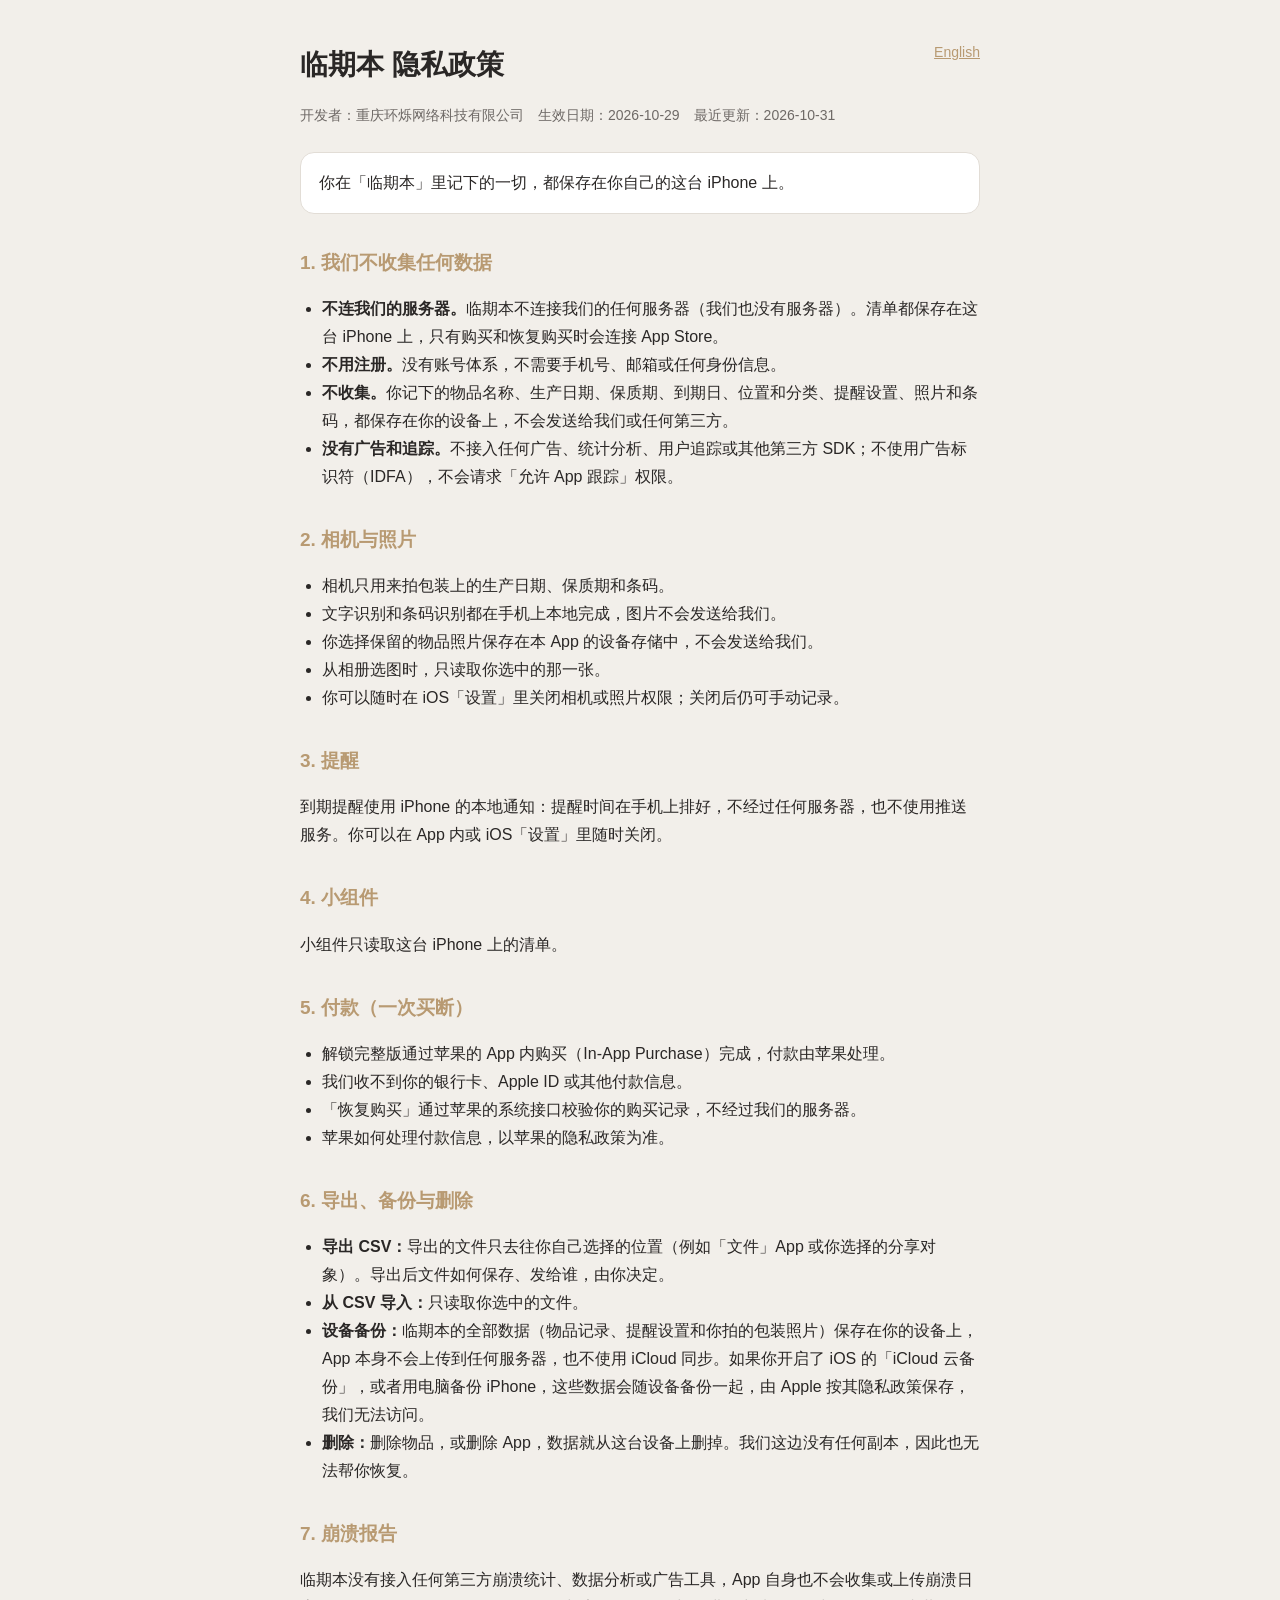
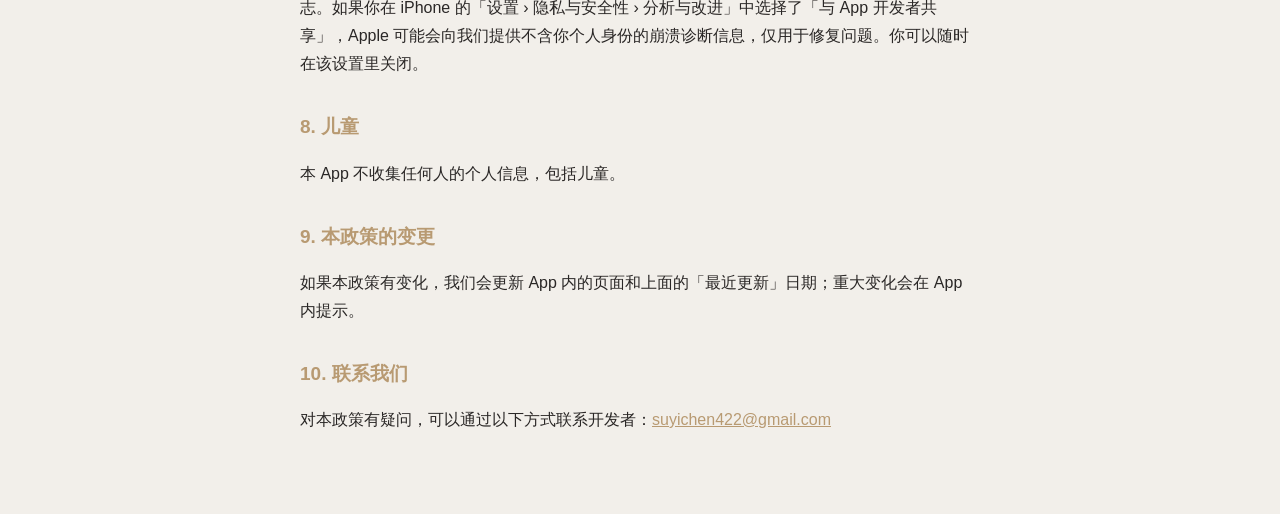
<file: index.html>
<!doctype html><html lang="zh-CN"><head><meta charset="utf-8"><meta name="viewport" content="width=device-width,initial-scale=1"><title>临期本 隐私政策</title><link rel="stylesheet" href="style.css"></head><body><main>
<a class="lang" href="en/">English</a>
<h1>临期本 隐私政策</h1>
<p class="meta">开发者：重庆环烁网络科技有限公司　生效日期：2026-10-29　最近更新：2026-10-31</p>
<div class="lead">你在「临期本」里记下的一切，都保存在你自己的这台 iPhone 上。</div>
<h2>1. 我们不收集任何数据</h2><ul>
<li><b>不连我们的服务器。</b>临期本不连接我们的任何服务器（我们也没有服务器）。清单都保存在这台 iPhone 上，只有购买和恢复购买时会连接 App Store。</li>
<li><b>不用注册。</b>没有账号体系，不需要手机号、邮箱或任何身份信息。</li>
<li><b>不收集。</b>你记下的物品名称、生产日期、保质期、到期日、位置和分类、提醒设置、照片和条码，都保存在你的设备上，不会发送给我们或任何第三方。</li>
<li><b>没有广告和追踪。</b>不接入任何广告、统计分析、用户追踪或其他第三方 SDK；不使用广告标识符（IDFA），不会请求「允许 App 跟踪」权限。</li></ul>
<h2>2. 相机与照片</h2><ul>
<li>相机只用来拍包装上的生产日期、保质期和条码。</li>
<li>文字识别和条码识别都在手机上本地完成，图片不会发送给我们。</li>
<li>你选择保留的物品照片保存在本 App 的设备存储中，不会发送给我们。</li>
<li>从相册选图时，只读取你选中的那一张。</li>
<li>你可以随时在 iOS「设置」里关闭相机或照片权限；关闭后仍可手动记录。</li></ul>
<h2>3. 提醒</h2><p>到期提醒使用 iPhone 的本地通知：提醒时间在手机上排好，不经过任何服务器，也不使用推送服务。你可以在 App 内或 iOS「设置」里随时关闭。</p>
<h2>4. 小组件</h2><p>小组件只读取这台 iPhone 上的清单。</p>
<h2>5. 付款（一次买断）</h2><ul>
<li>解锁完整版通过苹果的 App 内购买（In-App Purchase）完成，付款由苹果处理。</li>
<li>我们收不到你的银行卡、Apple ID 或其他付款信息。</li>
<li>「恢复购买」通过苹果的系统接口校验你的购买记录，不经过我们的服务器。</li>
<li>苹果如何处理付款信息，以苹果的隐私政策为准。</li></ul>
<h2>6. 导出、备份与删除</h2><ul>
<li><b>导出 CSV：</b>导出的文件只去往你自己选择的位置（例如「文件」App 或你选择的分享对象）。导出后文件如何保存、发给谁，由你决定。</li>
<li><b>从 CSV 导入：</b>只读取你选中的文件。</li>
<li><b>设备备份：</b>临期本的全部数据（物品记录、提醒设置和你拍的包装照片）保存在你的设备上，App 本身不会上传到任何服务器，也不使用 iCloud 同步。如果你开启了 iOS 的「iCloud 云备份」，或者用电脑备份 iPhone，这些数据会随设备备份一起，由 Apple 按其隐私政策保存，我们无法访问。</li>
<li><b>删除：</b>删除物品，或删除 App，数据就从这台设备上删掉。我们这边没有任何副本，因此也无法帮你恢复。</li></ul>
<h2>7. 崩溃报告</h2><p>临期本没有接入任何第三方崩溃统计、数据分析或广告工具，App 自身也不会收集或上传崩溃日志。如果你在 iPhone 的「设置 › 隐私与安全性 › 分析与改进」中选择了「与 App 开发者共享」，Apple 可能会向我们提供不含你个人身份的崩溃诊断信息，仅用于修复问题。你可以随时在该设置里关闭。</p>
<h2>8. 儿童</h2><p>本 App 不收集任何人的个人信息，包括儿童。</p>
<h2>9. 本政策的变更</h2><p>如果本政策有变化，我们会更新 App 内的页面和上面的「最近更新」日期；重大变化会在 App 内提示。</p>
<h2>10. 联系我们</h2><p>对本政策有疑问，可以通过以下方式联系开发者：<a href="mailto:suyichen422@gmail.com">suyichen422@gmail.com</a></p>
</main></body></html>
</file>
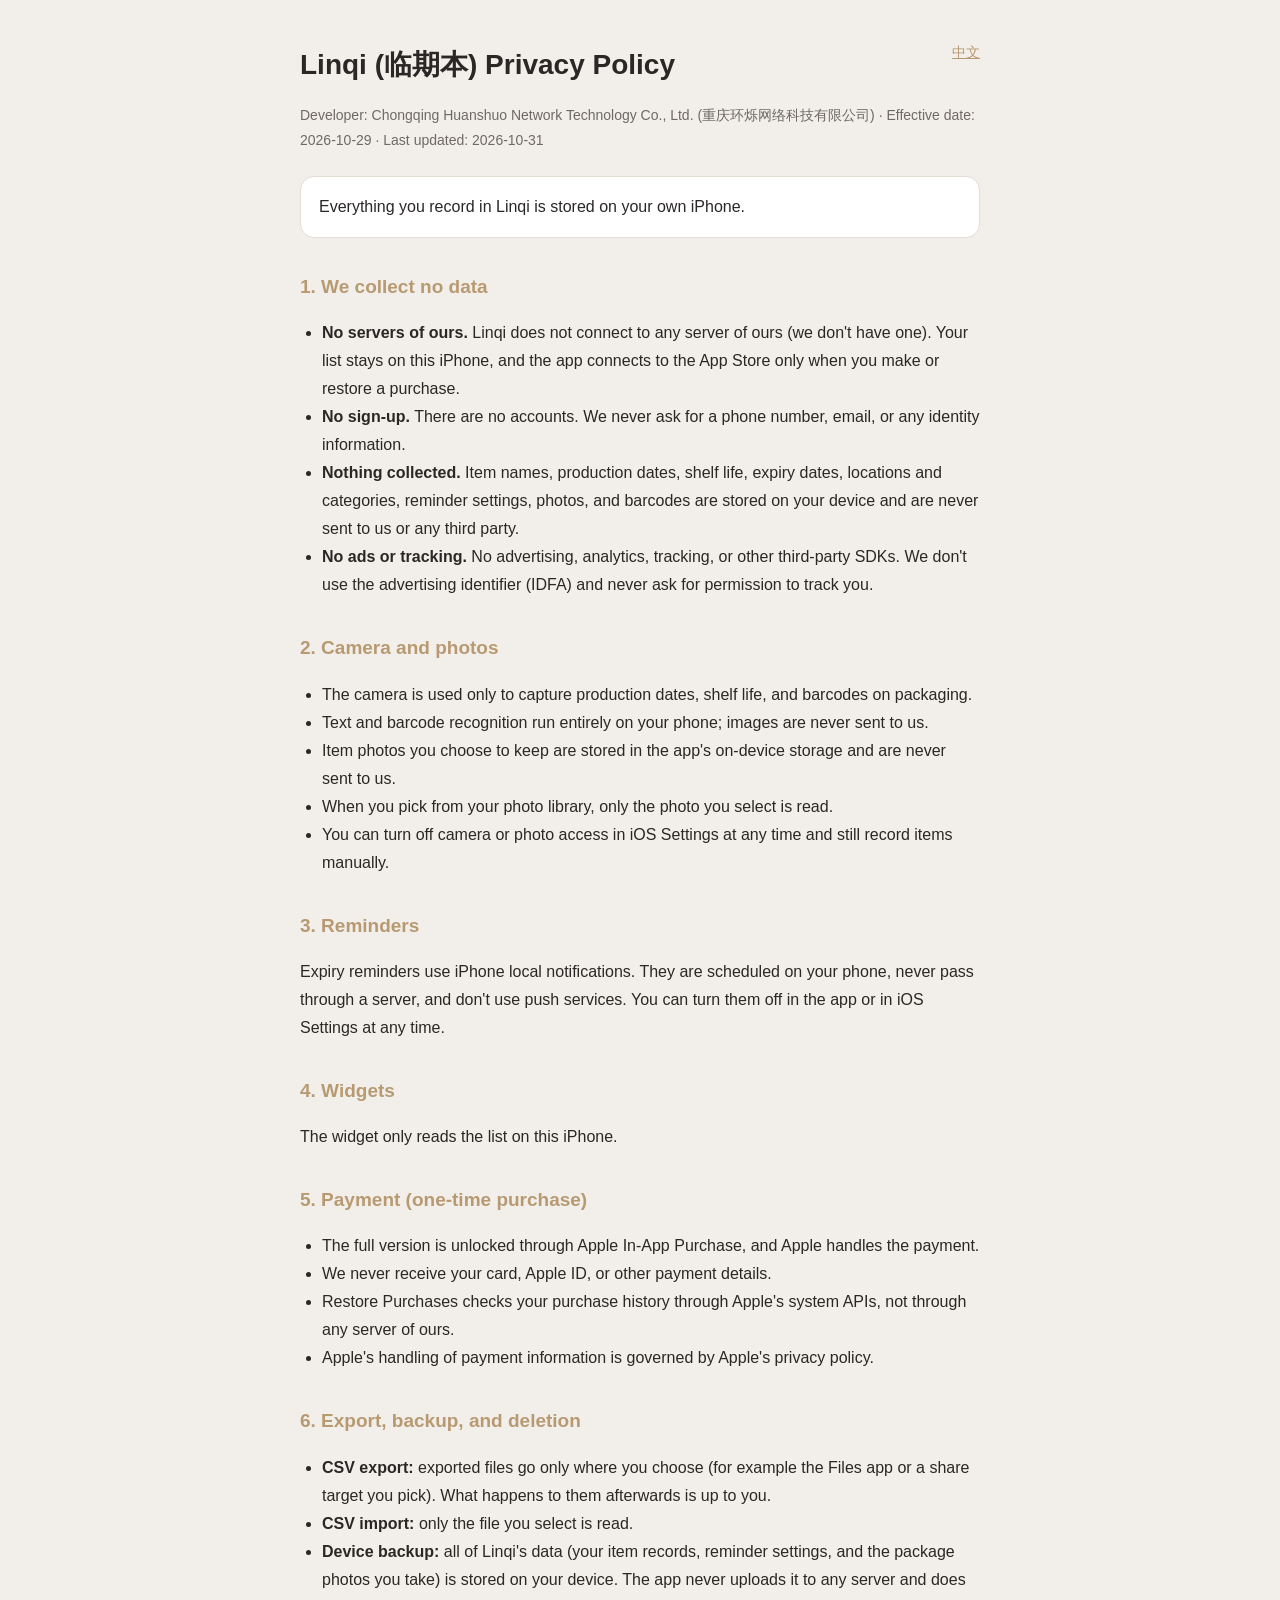
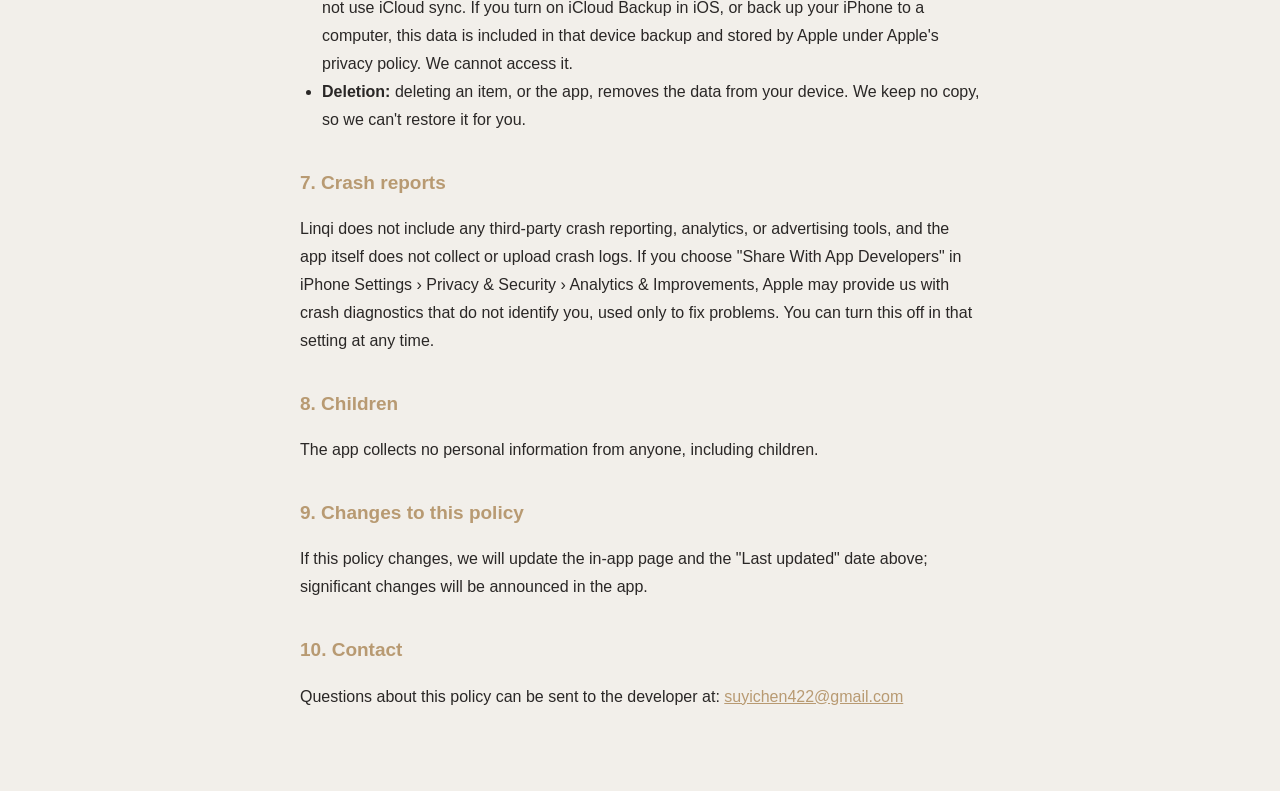
<file: en/index.html>
<!doctype html><html lang="en"><head><meta charset="utf-8"><meta name="viewport" content="width=device-width,initial-scale=1"><title>Linqi Privacy Policy</title><link rel="stylesheet" href="../style.css"></head><body><main>
<a class="lang" href="../">中文</a>
<h1>Linqi (临期本) Privacy Policy</h1>
<p class="meta">Developer: Chongqing Huanshuo Network Technology Co., Ltd. (重庆环烁网络科技有限公司) · Effective date: 2026-10-29 · Last updated: 2026-10-31</p>
<div class="lead">Everything you record in Linqi is stored on your own iPhone.</div>
<h2>1. We collect no data</h2><ul>
<li><b>No servers of ours.</b> Linqi does not connect to any server of ours (we don't have one). Your list stays on this iPhone, and the app connects to the App Store only when you make or restore a purchase.</li>
<li><b>No sign-up.</b> There are no accounts. We never ask for a phone number, email, or any identity information.</li>
<li><b>Nothing collected.</b> Item names, production dates, shelf life, expiry dates, locations and categories, reminder settings, photos, and barcodes are stored on your device and are never sent to us or any third party.</li>
<li><b>No ads or tracking.</b> No advertising, analytics, tracking, or other third-party SDKs. We don't use the advertising identifier (IDFA) and never ask for permission to track you.</li></ul>
<h2>2. Camera and photos</h2><ul>
<li>The camera is used only to capture production dates, shelf life, and barcodes on packaging.</li>
<li>Text and barcode recognition run entirely on your phone; images are never sent to us.</li>
<li>Item photos you choose to keep are stored in the app's on-device storage and are never sent to us.</li>
<li>When you pick from your photo library, only the photo you select is read.</li>
<li>You can turn off camera or photo access in iOS Settings at any time and still record items manually.</li></ul>
<h2>3. Reminders</h2><p>Expiry reminders use iPhone local notifications. They are scheduled on your phone, never pass through a server, and don't use push services. You can turn them off in the app or in iOS Settings at any time.</p>
<h2>4. Widgets</h2><p>The widget only reads the list on this iPhone.</p>
<h2>5. Payment (one-time purchase)</h2><ul>
<li>The full version is unlocked through Apple In-App Purchase, and Apple handles the payment.</li>
<li>We never receive your card, Apple ID, or other payment details.</li>
<li>Restore Purchases checks your purchase history through Apple's system APIs, not through any server of ours.</li>
<li>Apple's handling of payment information is governed by Apple's privacy policy.</li></ul>
<h2>6. Export, backup, and deletion</h2><ul>
<li><b>CSV export:</b> exported files go only where you choose (for example the Files app or a share target you pick). What happens to them afterwards is up to you.</li>
<li><b>CSV import:</b> only the file you select is read.</li>
<li><b>Device backup:</b> all of Linqi's data (your item records, reminder settings, and the package photos you take) is stored on your device. The app never uploads it to any server and does not use iCloud sync. If you turn on iCloud Backup in iOS, or back up your iPhone to a computer, this data is included in that device backup and stored by Apple under Apple's privacy policy. We cannot access it.</li>
<li><b>Deletion:</b> deleting an item, or the app, removes the data from your device. We keep no copy, so we can't restore it for you.</li></ul>
<h2>7. Crash reports</h2><p>Linqi does not include any third-party crash reporting, analytics, or advertising tools, and the app itself does not collect or upload crash logs. If you choose "Share With App Developers" in iPhone Settings › Privacy &amp; Security › Analytics &amp; Improvements, Apple may provide us with crash diagnostics that do not identify you, used only to fix problems. You can turn this off in that setting at any time.</p>
<h2>8. Children</h2><p>The app collects no personal information from anyone, including children.</p>
<h2>9. Changes to this policy</h2><p>If this policy changes, we will update the in-app page and the "Last updated" date above; significant changes will be announced in the app.</p>
<h2>10. Contact</h2><p>Questions about this policy can be sent to the developer at: <a href="mailto:suyichen422@gmail.com">suyichen422@gmail.com</a></p>
</main></body></html>
</file>
<file: style.css>
:root{--bg:#F2EFEA;--fg:#2A2726;--muted:#6E6966;--accent:#B89A72;--card:#FFFFFF;--line:#E2DDD6}
@media (prefers-color-scheme:dark){:root{--bg:#282421;--fg:#ECEDEF;--muted:#9E9A99;--accent:#D9C3A5;--card:#353336;--line:#3E3A38}}
*{box-sizing:border-box}body{margin:0;background:var(--bg);color:var(--fg);font:16px/1.75 -apple-system,BlinkMacSystemFont,"PingFang SC","Helvetica Neue",sans-serif}
main{max-width:720px;margin:0 auto;padding:40px 20px 64px}h1{font-size:28px;margin:0 0 8px}h2{font-size:19px;margin:32px 0 8px;color:var(--accent)}
.meta{color:var(--muted);font-size:14px}.lead{background:var(--card);border:1px solid var(--line);border-radius:14px;padding:16px 18px;margin:24px 0}
.draft{background:#B89A72;color:#fff;padding:8px 12px;border-radius:10px;font-size:14px;margin-bottom:20px}
.ph{border:1px dashed var(--muted);border-radius:6px;padding:0 6px;color:var(--muted)}ul{padding-left:22px}a{color:var(--accent)}.lang{float:right;font-size:14px}
</file>
